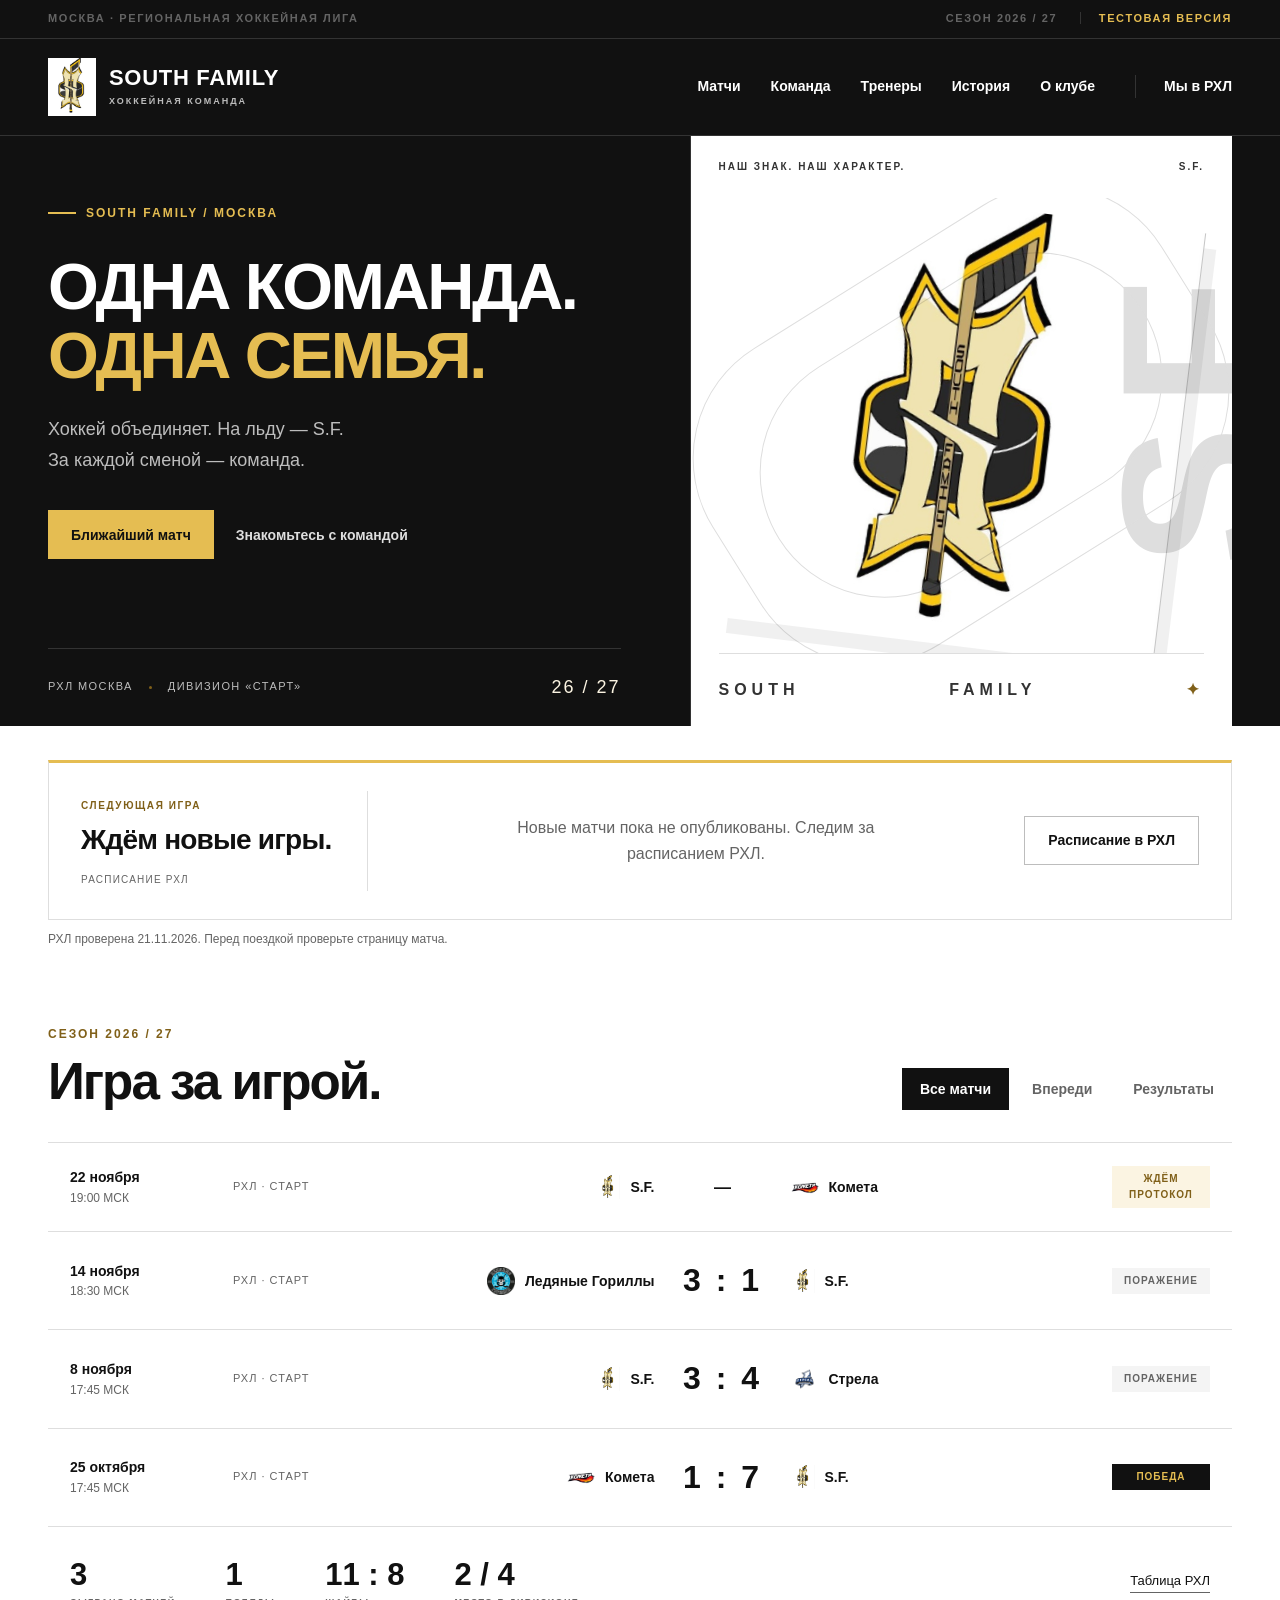
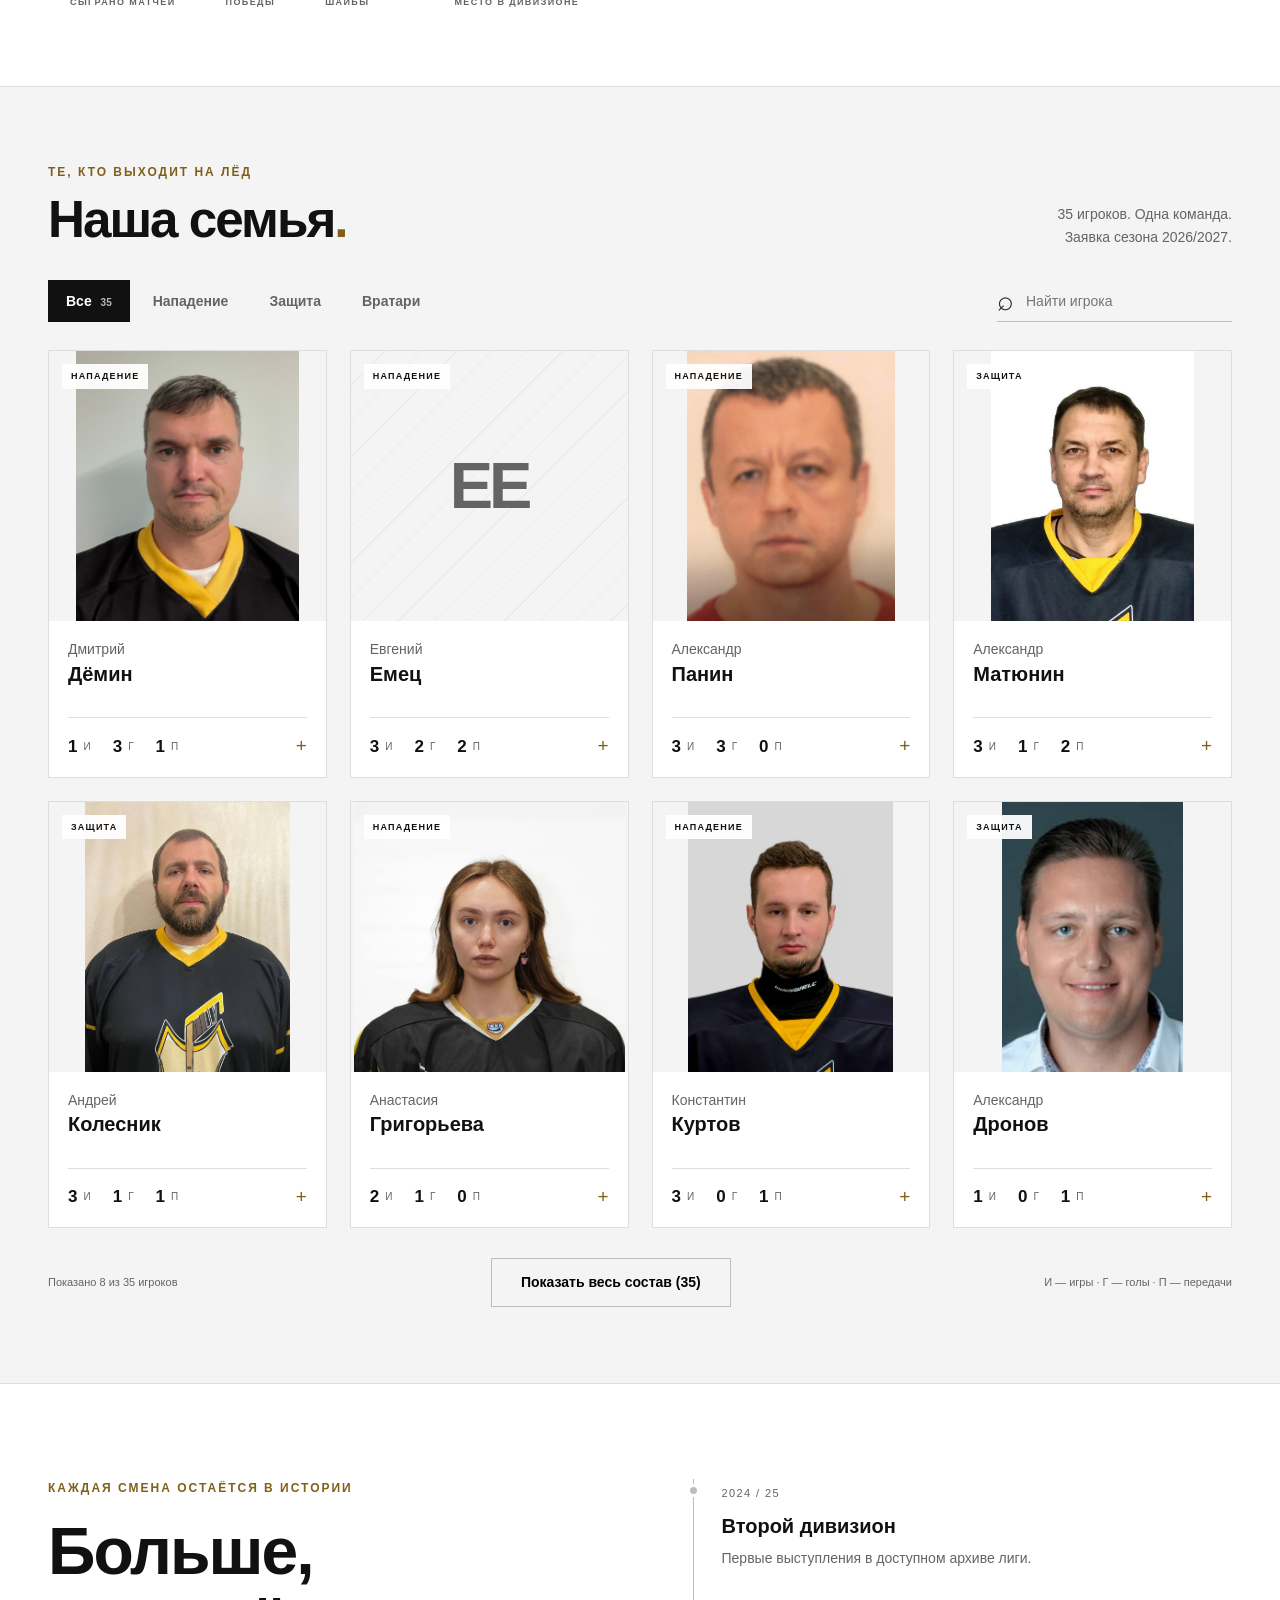
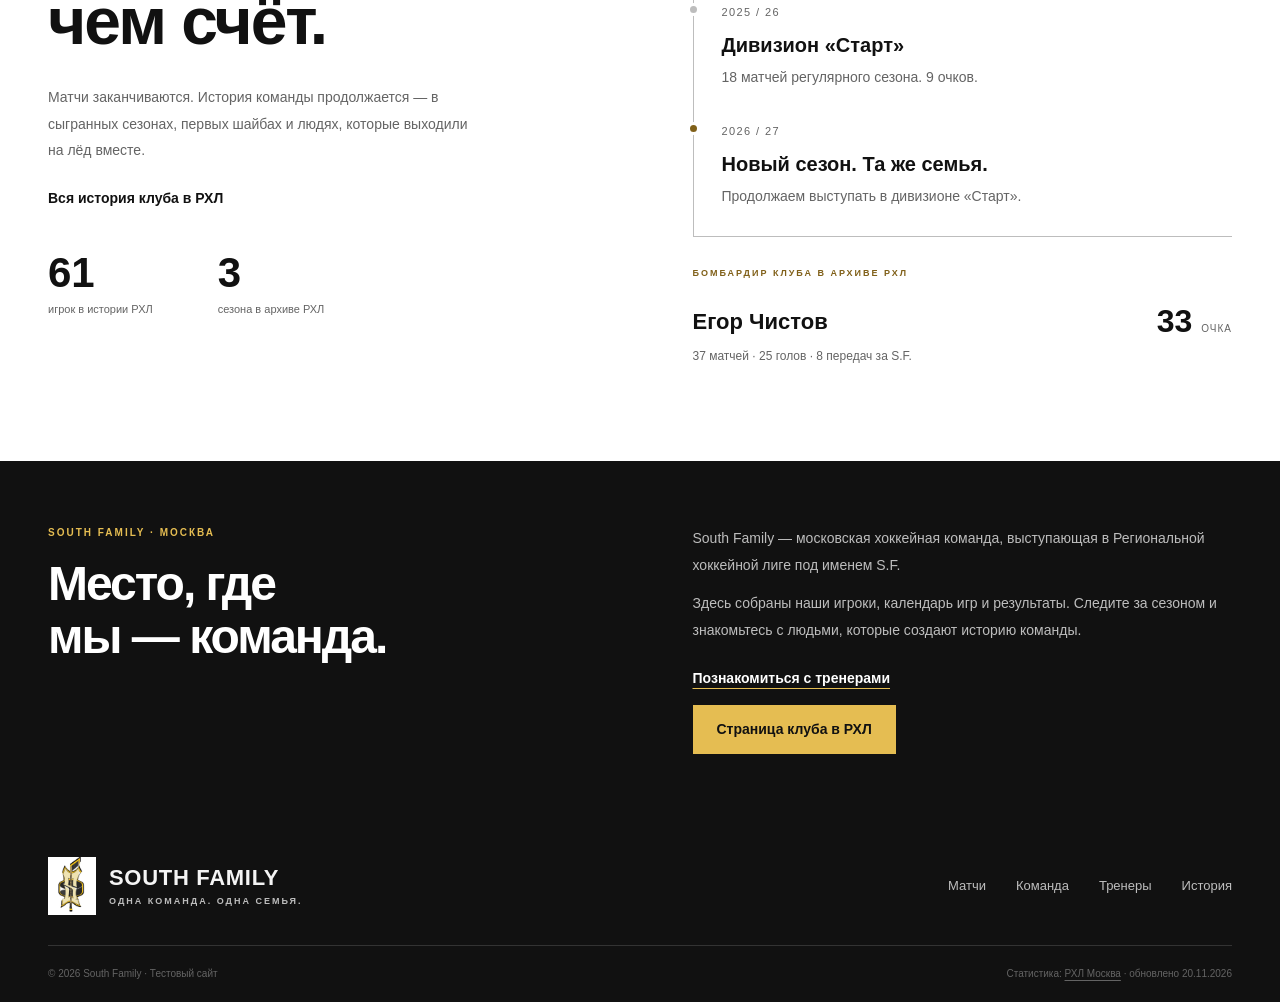
<file: index.html>
<!doctype html>
<html lang="ru">
<head>
<meta charset="utf-8"><meta name="viewport" content="width=device-width, initial-scale=1">
<meta name="theme-color" content="#161714">
<title>South Family — хоккейная команда · Москва</title>
<meta name="description" content="South Family: состав команды S.F., ближайшие матчи, результаты и история выступлений в РХЛ Москва.">
<link rel="icon" href="assets/south-family-logo.png"><link rel="stylesheet" href="style.css">
<script src="navigation.js" defer></script><script src="data.js" defer></script><script src="matches.js" defer></script><script src="app.js" defer></script>
</head>
<body>
<a class="skip" href="#main">К содержанию</a>
<div class="topline"><div class="wrap"><span>МОСКВА · РЕГИОНАЛЬНАЯ ХОККЕЙНАЯ ЛИГА</span><span>СЕЗОН 2026 / 27 <span class="test-label">ТЕСТОВАЯ ВЕРСИЯ</span></span></div></div>
<header class="header"><div class="wrap nav-row">
<a class="brand" href="#home" aria-label="South Family — главная"><span class="brand-icon"><img src="assets/south-family-logo.png" alt=""></span><span>SOUTH FAMILY<small>ХОККЕЙНАЯ КОМАНДА</small></span></a>
<button class="menu-toggle" aria-label="Открыть меню" aria-expanded="false" aria-controls="navigation"><span></span><span></span></button>
<nav id="navigation" aria-label="Основная навигация"><a href="#matches">Матчи</a><a href="#roster">Команда</a><a href="coaches.html">Тренеры</a><a href="#history">История</a><a href="#club">О клубе</a></nav>
<a class="league-link" href="https://mos.rhl.su/team/94/?season=65" target="_blank" rel="noopener noreferrer">Мы в РХЛ </a>
</div></header>
<main id="main">
<section class="hero" id="home"><div class="wrap hero-grid">
<div class="hero-copy"><div class="eyebrow"><span class="gold-line"></span> SOUTH FAMILY / МОСКВА</div><h1>ОДНА КОМАНДА.<br><span>ОДНА СЕМЬЯ.</span></h1><p>Хоккей объединяет. На льду — S.F.<br>За каждой сменой — команда.</p><div class="hero-actions"><a class="button gold" href="#matches">Ближайший матч</a><a class="text-link" href="#roster">Знакомьтесь с командой </a></div><div class="hero-bottom"><span>РХЛ МОСКВА</span><span class="divider"></span><span>ДИВИЗИОН «СТАРТ»</span><span class="hero-season">26 / 27</span></div></div>
<div class="hero-art"><div class="art-top"><span>НАШ ЗНАК. НАШ ХАРАКТЕР.</span><span>S.F.</span></div><div class="logo-stage"><span class="rink-line one"></span><span class="rink-line two"></span><img src="assets/south-family-logo.png" alt="Эмблема South Family: золотые буквы S.F., клюшка и шайба"></div><div class="art-bottom"><span>SOUTH</span><span>FAMILY</span><span class="art-star">✦</span></div></div>
</div></section>
<section class="next-section wrap" aria-labelledby="next-heading"><div class="next-card" data-next-match><div class="next-label"><span class="eyebrow">СЛЕДУЮЩАЯ ИГРА</span><h2 id="next-heading">Встречаемся<br>на льду.</h2><span class="next-round">РХЛ · СТАРТ · 4 ТУР</span></div><div class="next-match"><div class="next-team"><span class="team-mark sf"><img src="assets/south-family-logo.png" alt=""></span><strong>S.F.</strong><small>МОСКВА</small></div><div class="next-date"><span>22 НОЯБРЯ · ВС</span><strong>19:00</strong><span>МСК · ЛК «АРЕНА»</span></div><div class="next-team"><span class="team-mark comet" aria-hidden="true">✦</span><strong>Комета</strong><small>МОСКВА</small></div></div><a class="button outline" href="https://mos.rhl.su/match/2292/" target="_blank" rel="noopener noreferrer">О матче в РХЛ</a></div><p class="data-note">Расписание по данным РХЛ на 20 ноября 2026. Перед поездкой проверьте страницу матча.</p></section>
<section class="section wrap" id="matches"><div class="section-head"><div><div class="eyebrow">СЕЗОН 2026 / 27</div><h2>Игра за игрой.</h2></div><div class="tabs" role="group" aria-label="Фильтр матчей"><button data-match-filter="all" class="active" aria-pressed="true">Все матчи</button><button data-match-filter="upcoming" aria-pressed="false">Впереди</button><button data-match-filter="results" aria-pressed="false">Результаты</button></div></div><div class="match-list" id="match-list" aria-live="polite"></div><div class="season-strip" data-season-summary><div><strong>3</strong><span>МАТЧА СЫГРАНО</span></div><div><strong>1</strong><span>ПОБЕДА</span></div><div><strong>11 : 8</strong><span>ШАЙБЫ</span></div><div><strong>2 <small>/ 4</small></strong><span>МЕСТО В ДИВИЗИОНЕ</span></div><a href="https://mos.rhl.su/team/94/?season=65" target="_blank" rel="noopener noreferrer">Таблица РХЛ </a></div></section>
<section class="roster-section" id="roster"><div class="wrap"><div class="section-head"><div><div class="eyebrow">ТЕ, КТО ВЫХОДИТ НА ЛЁД</div><h2>Наша семья<span class="heading-dot">.</span></h2></div><p class="section-caption">35 игроков. Одна команда.<br>Заявка сезона 2026/2027.</p></div><div class="roster-toolbar"><div class="tabs roster-tabs" role="group" aria-label="Фильтр по амплуа"><button data-position="all" class="active" aria-pressed="true">Все <span>35</span></button><button data-position="Нападающий" aria-pressed="false">Нападение</button><button data-position="Защитник" aria-pressed="false">Защита</button><button data-position="Вратарь" aria-pressed="false">Вратари</button></div><label class="search"><span aria-hidden="true">⌕</span><input id="player-search" type="search" placeholder="Найти игрока" aria-label="Поиск игрока по имени или фамилии" autocomplete="off"></label></div><div class="players-grid" id="players-grid"></div><div class="roster-bottom"><span id="player-count" role="status"></span><button id="show-more" class="button outline">Показать весь состав</button><span>И — игры · Г — голы · П — передачи</span></div><noscript><p>Для просмотра состава и списка матчей включите JavaScript или откройте <a href="https://mos.rhl.su/team/94/?season=65">официальную страницу РХЛ</a>.</p></noscript></div></section>
<section class="section wrap history-section" id="history"><div class="history-copy"><div class="eyebrow">КАЖДАЯ СМЕНА ОСТАЁТСЯ В ИСТОРИИ</div><h2>Больше,<br>чем счёт.</h2><p>Матчи заканчиваются. История команды продолжается — в сыгранных сезонах, первых шайбах и людях, которые выходили на лёд вместе.</p><a class="text-link" href="https://mos.rhl.su/club/club-111/" target="_blank" rel="noopener noreferrer">Вся история клуба в РХЛ </a><div class="history-numbers"><div><strong>61</strong><span>игрок в истории РХЛ</span></div><div><strong>3</strong><span>сезона в архиве РХЛ</span></div></div></div><div class="history-right"><div class="timeline"><div><span>2024 / 25</span><strong>Второй дивизион</strong><p>Первые выступления в доступном архиве лиги.</p></div><div><span>2025 / 26</span><strong>Дивизион «Старт»</strong><p>18 матчей регулярного сезона. 9 очков.</p></div><div class="current"><span>2026 / 27</span><strong>Новый сезон. Та же семья.</strong><p>Продолжаем выступать в дивизионе «Старт».</p></div></div><div class="record"><span class="eyebrow">БОМБАРДИР КЛУБА В АРХИВЕ РХЛ</span><div><strong>Егор Чистов</strong><span>33 <small>ОЧКА</small></span></div><p>37 матчей · 25 голов · 8 передач за S.F.</p></div></div></section>
<section class="club-section" id="club"><div class="wrap club-grid"><div><div class="eyebrow">SOUTH FAMILY · МОСКВА</div><h2>Место, где<br>мы — команда.</h2></div><div><p>South Family — московская хоккейная команда, выступающая в Региональной хоккейной лиге под именем S.F.</p><p>Здесь собраны наши игроки, календарь игр и результаты. Следите за сезоном и знакомьтесь с людьми, которые создают историю команды.</p><a class="text-link club-coaches-link" href="coaches.html">Познакомиться с тренерами</a><br><a class="button gold" href="https://mos.rhl.su/club/club-111/" target="_blank" rel="noopener noreferrer">Страница клуба в РХЛ</a></div></div></section>
</main>
<footer><div class="wrap"><div class="footer-top"><a class="brand" href="#home"><span class="brand-icon"><img src="assets/south-family-logo.png" alt=""></span><span>SOUTH FAMILY<small>ОДНА КОМАНДА. ОДНА СЕМЬЯ.</small></span></a><nav aria-label="Навигация в подвале"><a href="#matches">Матчи</a><a href="#roster">Команда</a><a href="coaches.html">Тренеры</a><a href="#history">История</a></nav></div><div class="footer-bottom"><span>© 2026 South Family · Тестовый сайт</span><span>Статистика: <a href="https://mos.rhl.su/team/94/?season=65" target="_blank" rel="noopener noreferrer">РХЛ Москва</a> · обновлено 20.11.2026</span></div></div></footer>
<dialog id="player-dialog" aria-labelledby="dialog-name"><button id="close-dialog" class="close-dialog" aria-label="Закрыть карточку">×</button><div id="dialog-content"></div></dialog>
</body></html>
</file>
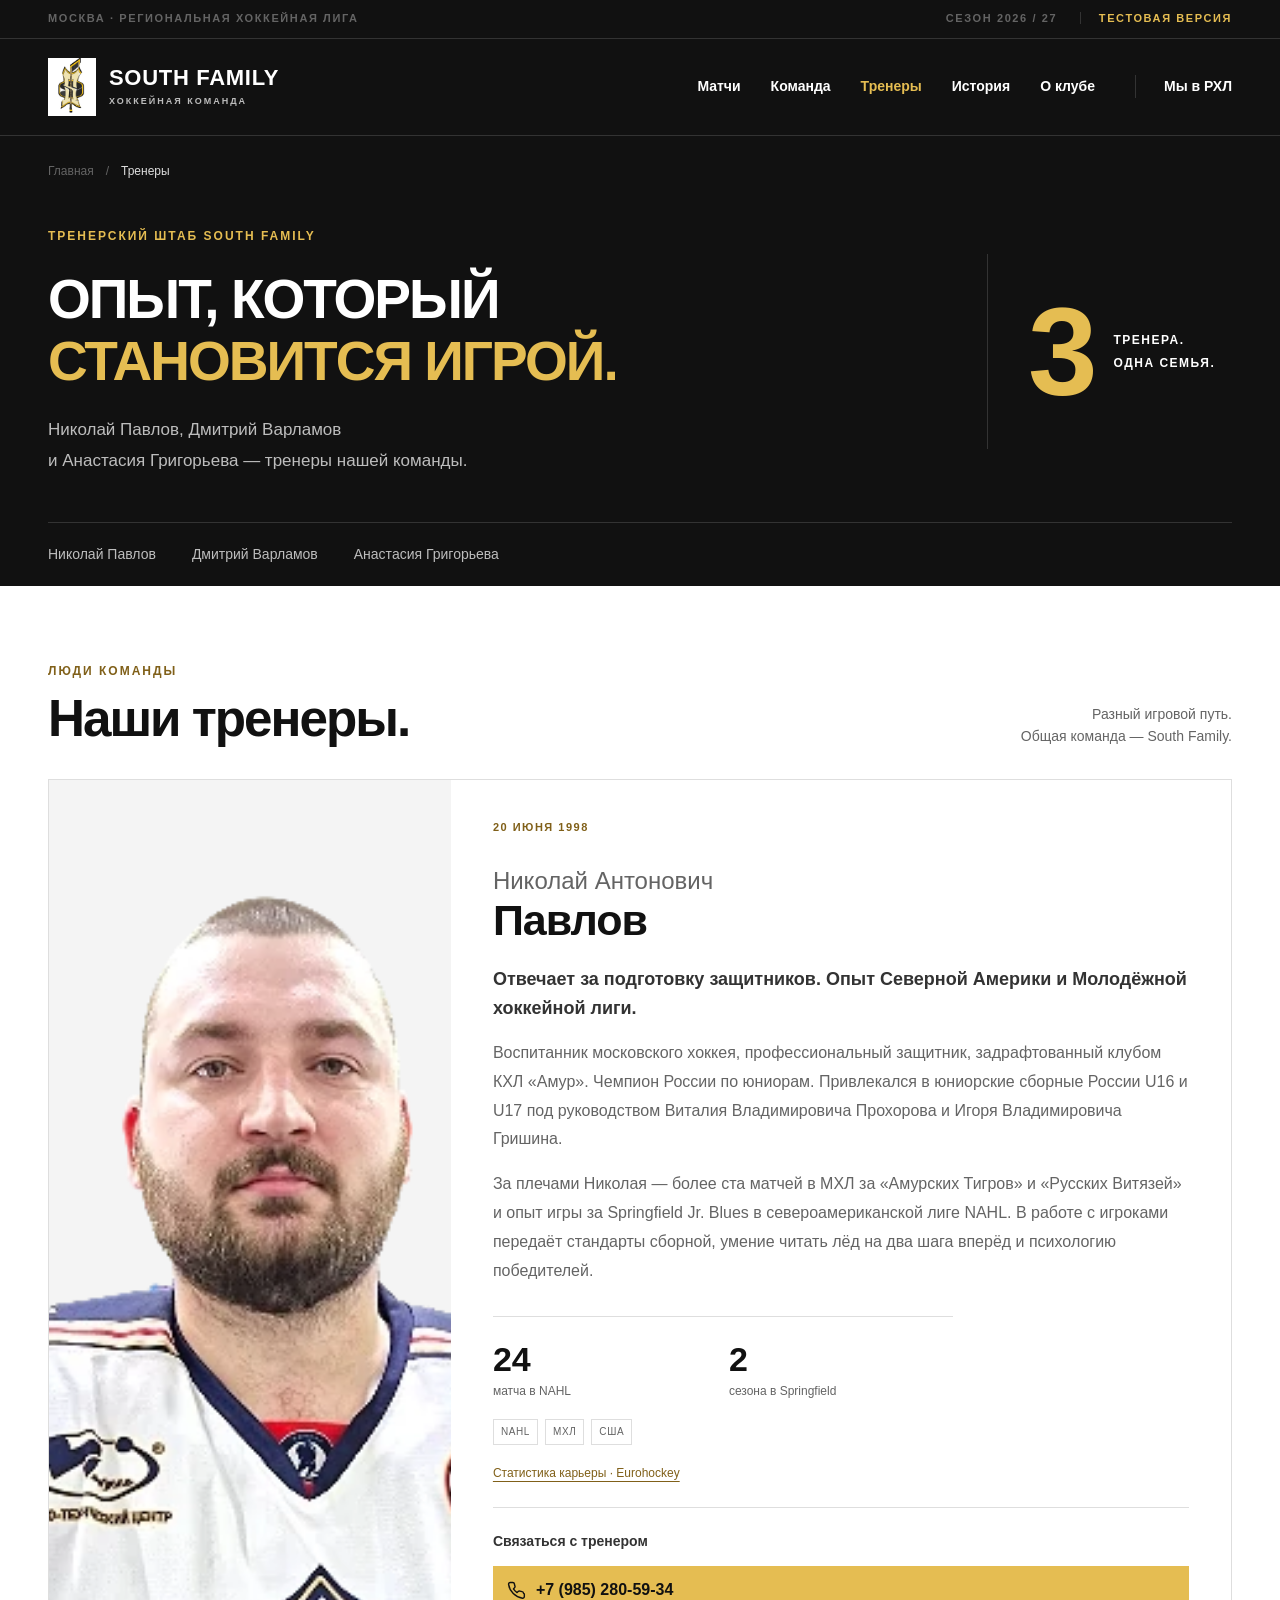
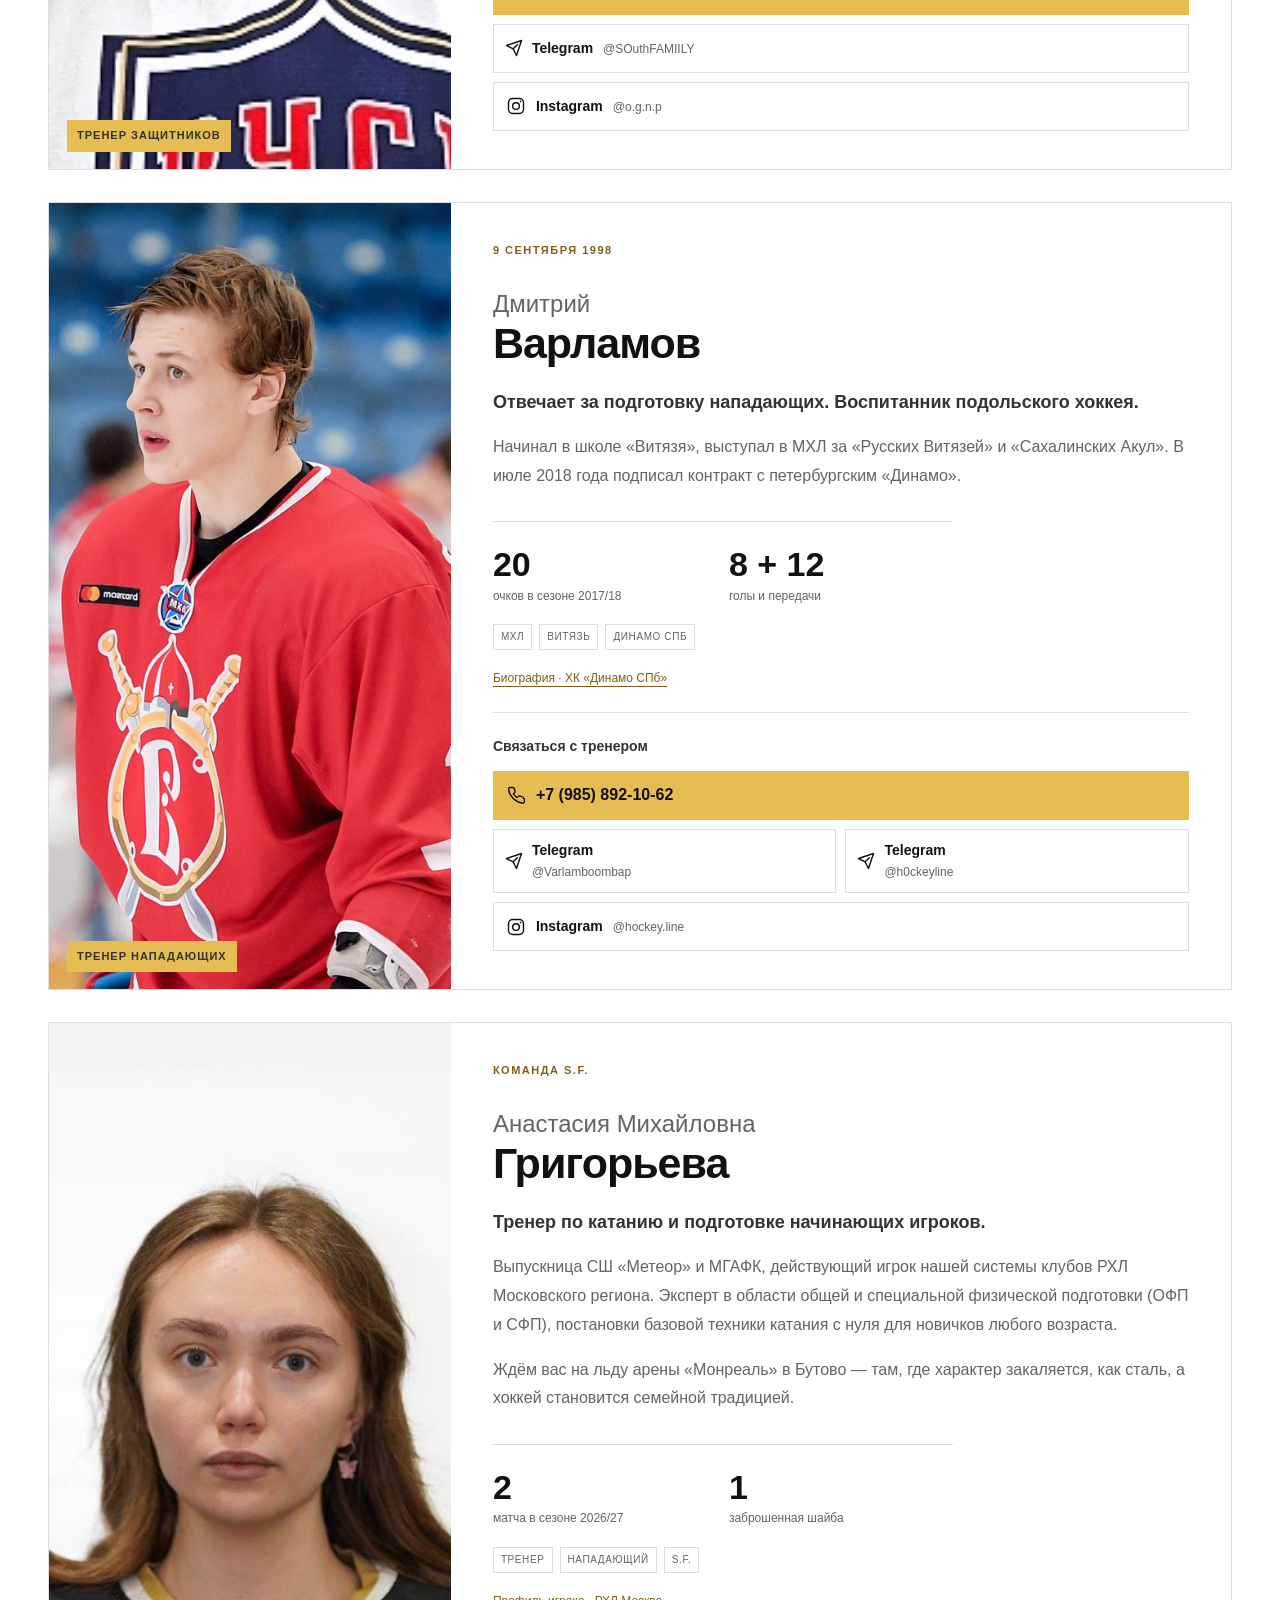
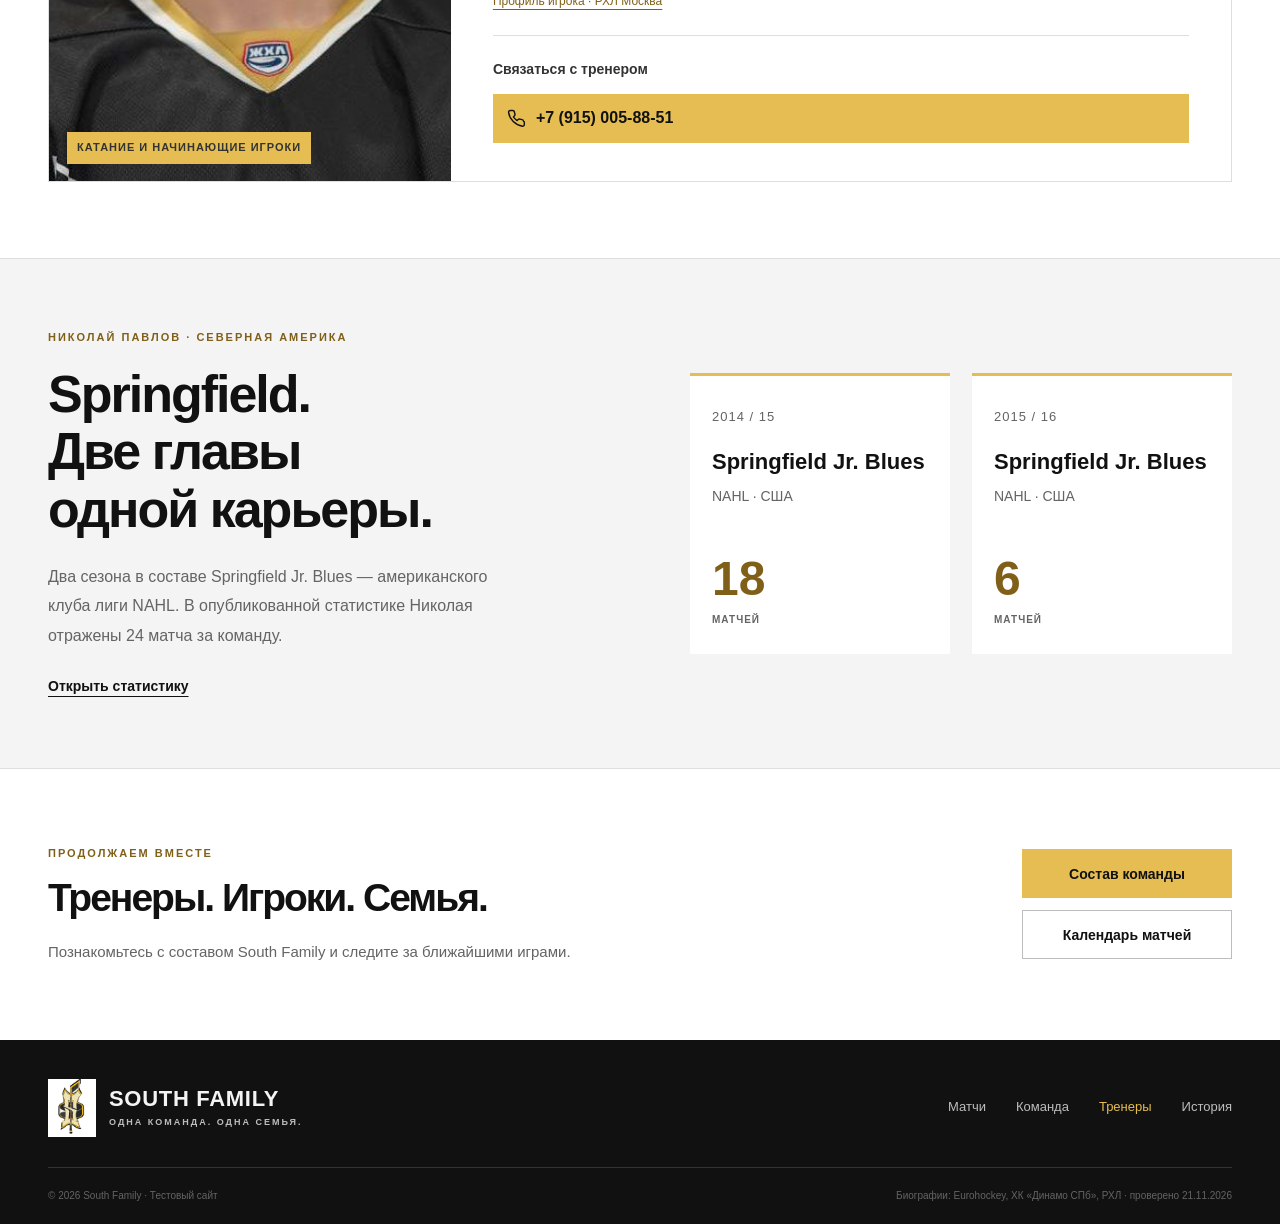
<file: coaches.html>
<!doctype html>
<html lang="ru">
<head>
<meta charset="utf-8"><meta name="viewport" content="width=device-width, initial-scale=1"><meta name="theme-color" content="#161714">
<title>Тренеры — South Family</title><meta name="description" content="Тренерский штаб South Family: Николай Павлов, Дмитрий Варламов и Анастасия Григорьева. Игровой опыт, биографии и история карьеры.">
<link rel="icon" href="assets/south-family-logo.png"><link rel="stylesheet" href="style.css"><script src="navigation.js" defer></script>
</head>
<body class="coaches-page">
<a class="skip" href="#main">К содержанию</a>
<div class="topline"><div class="wrap"><span>МОСКВА · РЕГИОНАЛЬНАЯ ХОККЕЙНАЯ ЛИГА</span><span>СЕЗОН 2026 / 27 <span class="test-label">ТЕСТОВАЯ ВЕРСИЯ</span></span></div></div>
<header class="header"><div class="wrap nav-row"><a class="brand" href="index.html" aria-label="South Family — главная"><span class="brand-icon"><img src="assets/south-family-logo.png" alt=""></span><span>SOUTH FAMILY<small>ХОККЕЙНАЯ КОМАНДА</small></span></a><button class="menu-toggle" aria-label="Открыть меню" aria-expanded="false" aria-controls="navigation"><span></span><span></span></button><nav id="navigation" aria-label="Основная навигация"><a href="index.html#matches">Матчи</a><a href="index.html#roster">Команда</a><a href="coaches.html" aria-current="page">Тренеры</a><a href="index.html#history">История</a><a href="index.html#club">О клубе</a></nav><a class="league-link" href="https://mos.rhl.su/team/94/?season=65" target="_blank" rel="noopener noreferrer">Мы в РХЛ</a></div></header>
<main id="main">
<section class="coaches-hero"><div class="wrap"><nav class="breadcrumbs" aria-label="Хлебные крошки"><a href="index.html">Главная</a><span>/</span><span aria-current="page">Тренеры</span></nav><div class="coaches-hero-grid"><div><div class="eyebrow">ТРЕНЕРСКИЙ ШТАБ SOUTH FAMILY</div><h1>ОПЫТ, КОТОРЫЙ<br><span>СТАНОВИТСЯ ИГРОЙ.</span></h1><p>Николай Павлов, Дмитрий Варламов<br>и Анастасия Григорьева — тренеры нашей команды.</p></div><div class="coaches-hero-aside"><span class="coaches-three">3</span><span>ТРЕНЕРА.<br>ОДНА СЕМЬЯ.</span><img src="assets/south-family-logo.png" alt=""></div></div><div class="coach-jump"><a href="#nikolai-pavlov">Николай Павлов</a><a href="#dmitri-varlamov">Дмитрий Варламов</a><a href="#anastasia-grigorieva">Анастасия Григорьева</a></div></div></section>
<section class="section wrap" aria-labelledby="coaches-title"><div class="section-head"><div><div class="eyebrow">ЛЮДИ КОМАНДЫ</div><h2 id="coaches-title">Наши тренеры.</h2></div><p class="section-caption">Разный игровой путь.<br>Общая команда — South Family.</p></div><div class="coach-grid">
<article class="coach-card" id="nikolai-pavlov"><div class="coach-photo"><img src="assets/players/2390.jpg" alt="Николай Павлов" loading="lazy"><span class="coach-role">ТРЕНЕР ЗАЩИТНИКОВ</span></div><div class="coach-body"><p class="coach-birth">20 ИЮНЯ 1998</p><h3><span>Николай Антонович</span>Павлов</h3><p class="coach-lead">Отвечает за подготовку защитников. Опыт Северной Америки и Молодёжной хоккейной лиги.</p><p>Воспитанник московского хоккея, профессиональный защитник, задрафтованный клубом КХЛ «Амур». Чемпион России по юниорам. Привлекался в юниорские сборные России U16 и U17 под руководством Виталия Владимировича Прохорова и Игоря Владимировича Гришина.</p><p>За плечами Николая — более ста матчей в МХЛ за «Амурских Тигров» и «Русских Витязей» и опыт игры за Springfield Jr. Blues в североамериканской лиге NAHL. В работе с игроками передаёт стандарты сборной, умение читать лёд на два шага вперёд и психологию победителей.</p><div class="coach-facts"><div><strong>24</strong><span>матча в NAHL</span></div><div><strong>2</strong><span>сезона в Springfield</span></div></div><div class="coach-tags"><span>NAHL</span><span>МХЛ</span><span>США</span></div><a class="coach-source" href="https://www.eurohockey.com/player/554795-nikolai-pavlov.html" target="_blank" rel="noopener noreferrer">Статистика карьеры · Eurohockey</a><section class="coach-contacts" aria-labelledby="pavlov-contacts-title">
<h4 id="pavlov-contacts-title">Связаться с тренером</h4>
<a class="contact-button contact-phone" href="tel:+79852805934" aria-label="Позвонить Николаю Павлову: +7 985 280-59-34"><svg viewBox="0 0 24 24" fill="none" stroke="currentColor" stroke-width="1.7" stroke-linecap="round" stroke-linejoin="round" aria-hidden="true"><path d="M22 16.9v3a2 2 0 0 1-2.2 2A19.8 19.8 0 0 1 3.1 5.2 2 2 0 0 1 5.1 3h3a2 2 0 0 1 2 1.7c.1.9.3 1.8.6 2.6a2 2 0 0 1-.5 2.1L8.9 10.7a16 16 0 0 0 4.4 4.4l1.3-1.3a2 2 0 0 1 2.1-.5c.8.3 1.7.5 2.6.6a2 2 0 0 1 1.7 2Z"/></svg><span>+7 (985) 280-59-34</span></a>
<div class="contact-messengers contact-single">
<a class="contact-button" href="https://t.me/SOuthFAMIILY" target="_blank" rel="noopener noreferrer" aria-label="Николай Павлов в Telegram: SOuthFAMIILY"><svg viewBox="0 0 24 24" fill="none" stroke="currentColor" stroke-width="1.7" stroke-linecap="round" stroke-linejoin="round" aria-hidden="true"><path d="m21 3-6 18-4-8-8-4 18-6Z"/><path d="m11 13 5-5"/></svg><span>Telegram<small>@SOuthFAMIILY</small></span></a>

</div>
<a class="contact-button contact-instagram" href="https://www.instagram.com/o.g.n.p/" target="_blank" rel="noopener noreferrer" aria-label="Николай Павлов в Instagram: o.g.n.p"><svg viewBox="0 0 24 24" fill="none" stroke="currentColor" stroke-width="1.7" aria-hidden="true"><rect x="3" y="3" width="18" height="18" rx="5"/><circle cx="12" cy="12" r="4"/><circle cx="17.5" cy="6.5" r="1" fill="currentColor" stroke="none"/></svg><span>Instagram <small>@o.g.n.p</small></span></a>
</section></div></article>
<article class="coach-card" id="dmitri-varlamov"><div class="coach-photo varlamov-photo"><img src="assets/coaches/dmitri-varlamov.jpg" alt="Дмитрий Варламов — фотография из публикации ХК «Динамо Санкт-Петербург», 2018 год" loading="lazy"><span class="coach-role">ТРЕНЕР НАПАДАЮЩИХ</span></div><div class="coach-body"><p class="coach-birth">9 СЕНТЯБРЯ 1998</p><h3><span>Дмитрий</span>Варламов</h3><p class="coach-lead">Отвечает за подготовку нападающих. Воспитанник подольского хоккея.</p><p>Начинал в школе «Витязя», выступал в МХЛ за «Русских Витязей» и «Сахалинских Акул». В июле 2018 года подписал контракт с петербургским «Динамо».</p><div class="coach-facts"><div><strong>20</strong><span>очков в сезоне 2017/18</span></div><div><strong>8 + 12</strong><span>голы и передачи</span></div></div><div class="coach-tags"><span>МХЛ</span><span>ВИТЯЗЬ</span><span>ДИНАМО СПБ</span></div><a class="coach-source" href="https://dynamospb.ru/news/forvard-dmitriy-varlamov-popolnil-sostav-komandy/" target="_blank" rel="noopener noreferrer">Биография · ХК «Динамо СПб»</a><section class="coach-contacts" aria-labelledby="varlamov-contacts-title">
<h4 id="varlamov-contacts-title">Связаться с тренером</h4>
<a class="contact-button contact-phone" href="tel:+79858921062" aria-label="Позвонить Дмитрию Варламову: +7 985 892-10-62"><svg viewBox="0 0 24 24" fill="none" stroke="currentColor" stroke-width="1.7" stroke-linecap="round" stroke-linejoin="round" aria-hidden="true"><path d="M22 16.9v3a2 2 0 0 1-2.2 2A19.8 19.8 0 0 1 3.1 5.2 2 2 0 0 1 5.1 3h3a2 2 0 0 1 2 1.7c.1.9.3 1.8.6 2.6a2 2 0 0 1-.5 2.1L8.9 10.7a16 16 0 0 0 4.4 4.4l1.3-1.3a2 2 0 0 1 2.1-.5c.8.3 1.7.5 2.6.6a2 2 0 0 1 1.7 2Z"/></svg><span>+7 (985) 892-10-62</span></a>
<div class="contact-messengers">
<a class="contact-button" href="https://t.me/Varlamboombap" target="_blank" rel="noopener noreferrer" aria-label="Дмитрий Варламов в Telegram: Varlamboombap"><svg viewBox="0 0 24 24" fill="none" stroke="currentColor" stroke-width="1.7" stroke-linecap="round" stroke-linejoin="round" aria-hidden="true"><path d="m21 3-6 18-4-8-8-4 18-6Z"/><path d="m11 13 5-5"/></svg><span>Telegram<small>@Varlamboombap</small></span></a>
<a class="contact-button" href="https://t.me/h0ckeyline" target="_blank" rel="noopener noreferrer" aria-label="Hockeyline в Telegram: h0ckeyline"><svg viewBox="0 0 24 24" fill="none" stroke="currentColor" stroke-width="1.7" stroke-linecap="round" stroke-linejoin="round" aria-hidden="true"><path d="m21 3-6 18-4-8-8-4 18-6Z"/><path d="m11 13 5-5"/></svg><span>Telegram<small>@h0ckeyline</small></span></a>
</div>
<a class="contact-button contact-instagram" href="https://www.instagram.com/hockey.line/" target="_blank" rel="noopener noreferrer" aria-label="Hockeyline в Instagram: hockey.line"><svg viewBox="0 0 24 24" fill="none" stroke="currentColor" stroke-width="1.7" aria-hidden="true"><rect x="3" y="3" width="18" height="18" rx="5"/><circle cx="12" cy="12" r="4"/><circle cx="17.5" cy="6.5" r="1" fill="currentColor" stroke="none"/></svg><span>Instagram <small>@hockey.line</small></span></a>
</section></div></article>
<article class="coach-card" id="anastasia-grigorieva"><div class="coach-photo"><img src="assets/players/2387.jpg" alt="Анастасия Григорьева" loading="lazy"><span class="coach-role">КАТАНИЕ И НАЧИНАЮЩИЕ ИГРОКИ</span></div><div class="coach-body"><p class="coach-birth">КОМАНДА S.F.</p><h3><span>Анастасия Михайловна</span>Григорьева</h3><p class="coach-lead">Тренер по катанию и подготовке начинающих игроков.</p><p>Выпускница СШ «Метеор» и МГАФК, действующий игрок нашей системы клубов РХЛ Московского региона. Эксперт в области общей и специальной физической подготовки (ОФП и СФП), постановки базовой техники катания с нуля для новичков любого возраста.</p><p>Ждём вас на льду арены «Монреаль» в Бутово — там, где характер закаляется, как сталь, а хоккей становится семейной традицией.</p><div class="coach-facts"><div><strong>2</strong><span>матча в сезоне 2026/27</span></div><div><strong>1</strong><span>заброшенная шайба</span></div></div><div class="coach-tags"><span>ТРЕНЕР</span><span>НАПАДАЮЩИЙ</span><span>S.F.</span></div><a class="coach-source" href="https://mos.rhl.su/player/2387/" target="_blank" rel="noopener noreferrer">Профиль игрока · РХЛ Москва</a><section class="coach-contacts" aria-labelledby="grigorieva-contacts-title"><h4 id="grigorieva-contacts-title">Связаться с тренером</h4><a class="contact-button contact-phone" href="tel:+79150058851" aria-label="Позвонить Анастасии Григорьевой: +7 915 005-88-51"><svg viewBox="0 0 24 24" fill="none" stroke="currentColor" stroke-width="1.7" stroke-linecap="round" stroke-linejoin="round" aria-hidden="true"><path d="M22 16.9v3a2 2 0 0 1-2.2 2A19.8 19.8 0 0 1 3.1 5.2 2 2 0 0 1 5.1 3h3a2 2 0 0 1 2 1.7c.1.9.3 1.8.6 2.6a2 2 0 0 1-.5 2.1L8.9 10.7a16 16 0 0 0 4.4 4.4l1.3-1.3a2 2 0 0 1 2.1-.5c.8.3 1.7.5 2.6.6a2 2 0 0 1 1.7 2Z"/></svg><span>+7 (915) 005-88-51</span></a></section></div></article>
</div></section>
<section class="career-section"><div class="wrap career-grid"><div><div class="eyebrow">НИКОЛАЙ ПАВЛОВ · СЕВЕРНАЯ АМЕРИКА</div><h2>Springfield.<br>Две главы<br>одной карьеры.</h2><p>Два сезона в составе Springfield Jr. Blues — американского клуба лиги NAHL. В опубликованной статистике Николая отражены 24 матча за команду.</p><a class="text-link" href="https://www.eurohockey.com/player/554795-nikolai-pavlov.html" target="_blank" rel="noopener noreferrer">Открыть статистику</a></div><div class="career-seasons"><div><span>2014 / 15</span><h3>Springfield Jr. Blues</h3><p>NAHL · США</p><strong>18 <small>МАТЧЕЙ</small></strong></div><div><span>2015 / 16</span><h3>Springfield Jr. Blues</h3><p>NAHL · США</p><strong>6 <small>МАТЧЕЙ</small></strong></div></div></div></section>
<section class="section wrap coaches-bottom"><div><div class="eyebrow">ПРОДОЛЖАЕМ ВМЕСТЕ</div><h2>Тренеры. Игроки. Семья.</h2><p>Познакомьтесь с составом South Family и следите за ближайшими играми.</p></div><div class="coaches-actions"><a class="button gold" href="index.html#roster">Состав команды</a><a class="button outline" href="index.html#matches">Календарь матчей</a></div></section>
</main>
<footer><div class="wrap"><div class="footer-top"><a class="brand" href="index.html"><span class="brand-icon"><img src="assets/south-family-logo.png" alt=""></span><span>SOUTH FAMILY<small>ОДНА КОМАНДА. ОДНА СЕМЬЯ.</small></span></a><nav aria-label="Навигация в подвале"><a href="index.html#matches">Матчи</a><a href="index.html#roster">Команда</a><a href="coaches.html" aria-current="page">Тренеры</a><a href="index.html#history">История</a></nav></div><div class="footer-bottom"><span>© 2026 South Family · Тестовый сайт</span><span>Биографии: Eurohockey, ХК «Динамо СПб», РХЛ · проверено 21.11.2026</span></div></div></footer>
</body></html>
</file>
<file: style.css>
/* Club palette: neutral black and white, with restrained gold accents. */
:root{
 --ink:#111111;
 --charcoal:#333333;
 --text:#292929;
 --muted:#646464;
 --on-dark:#bdbdbd;
 --white:#ffffff;
 --surface:#f4f4f4;
 --line:#dedede;
 --gold:#e5bd52;
 --gold-hover:#f0cd75;
 --gold-ink:#806019;
 --gold-soft:#fbf4e2;
}
@font-face{font-family:SFDisplay;src:local('Bahnschrift Condensed'),local('Bahnschrift');font-display:swap}*{box-sizing:border-box}html{scroll-behavior:smooth;scroll-padding-top:100px}body{margin:0;background:var(--white);color:var(--ink);font-family:'Segoe UI',Arial,sans-serif;font-size:16px;line-height:1.6}a{color:inherit;text-decoration:none}button,input{font:inherit}button,a,input{-webkit-tap-highlight-color:transparent}button{cursor:pointer}button:focus-visible,a:focus-visible,input:focus-visible{outline:3px solid var(--gold-ink);outline-offset:5px}img{max-width:100%;display:block}button{border:0}h1,h2,h3,p{margin:0}h1,h2,.brand,.next-team strong,.season-strip strong,.history-numbers strong{font-family:SFDisplay,'Arial Narrow','Segoe UI',sans-serif}h2{font-size:clamp(36px,4vw,56px);line-height:1.1;font-weight:750;letter-spacing:-2px}.wrap{width:min(1280px,calc(100% - 96px));margin-inline:auto}.topline{background:var(--ink);color:var(--muted);font-size:11px;font-weight:650;letter-spacing:1.6px;border-bottom:1px solid var(--charcoal)}.topline .wrap{display:flex;justify-content:space-between;padding-block:10px}.test-label{color:var(--gold);border-left:1px solid var(--charcoal);margin-left:18px;padding-left:18px}.header{background:var(--ink);color:var(--white);position:sticky;top:0;z-index:20;border-bottom:1px solid var(--charcoal)}.nav-row{display:flex;align-items:center;height:96px;gap:40px}.brand{display:flex;align-items:center;gap:13px;font-size:22px;font-weight:800;letter-spacing:.7px;line-height:1.1;white-space:nowrap}.brand small{display:block;font-family:'Segoe UI',sans-serif;font-size:9px;font-weight:600;letter-spacing:2px;color:var(--on-dark);margin-top:7px}.brand-icon{height:58px;width:48px;overflow:hidden;background:var(--white)}.brand-icon img{width:58px;height:58px;object-fit:cover;max-width:none;transform:translateX(-5px);mix-blend-mode:multiply}.nav-row nav{margin-left:auto;display:flex;gap:30px;font-size:14px;font-weight:600}.nav-row nav a:hover,footer a:hover{color:var(--gold)}.league-link{border-left:1px solid var(--charcoal);padding-left:28px;font-size:14px;font-weight:600}.league-link span{margin-left:15px;color:var(--gold)}.menu-toggle{display:none}.hero{background:var(--ink);color:var(--white);overflow:hidden}.hero-grid{display:grid;grid-template-columns:1.12fr 1fr;min-height:590px}.hero-copy{padding:68px 25px 0 0;display:flex;flex-direction:column}.eyebrow{font-size:12px;font-weight:750;letter-spacing:2px;line-height:1.6}.hero .eyebrow{color:var(--gold);display:flex;align-items:center;gap:10px}.gold-line{width:28px;height:2px;background:var(--gold)}h1{font-size:clamp(40px,5.1vw,74px);font-weight:850;line-height:1.06;letter-spacing:-2.4px;margin:29px 0 24px}h1 span{color:var(--gold)}.hero-copy p{color:var(--on-dark);font-size:18px;line-height:1.7}.hero-actions{display:flex;gap:28px;align-items:center;margin-top:35px}.button{display:inline-flex;align-items:center;justify-content:center;min-height:49px;padding:12px 23px;font-size:14px;font-weight:750;transition:background .2s,transform .2s;white-space:nowrap}.button:hover{transform:translateY(-2px)}.gold{background:var(--gold);color:var(--ink)}.gold:hover{background:var(--gold-hover)}.text-link{font-size:14px;font-weight:650}.text-link span{margin-left:12px;color:var(--gold-ink)}.hero .text-link{color:var(--line)}.hero-bottom{display:flex;align-items:center;gap:16px;margin-top:auto;height:78px;font-size:11px;letter-spacing:1.4px;color:var(--on-dark);border-top:1px solid var(--charcoal);margin-right:28px}.divider{width:3px;height:3px;background:var(--gold-ink);border-radius:50%}.hero-season{font-size:18px;letter-spacing:2px;margin-left:auto;color:var(--gold-soft)}.hero-art{background:var(--white);color:var(--charcoal);position:relative;display:flex;flex-direction:column;margin-left:16px;border-left:1px solid var(--charcoal)}.art-top,.art-bottom{display:flex;justify-content:space-between;align-items:center;padding:23px 28px;font-size:10px;letter-spacing:2px;font-weight:700;z-index:1}.logo-stage{position:relative;flex:1;display:grid;place-items:center;overflow:hidden}.logo-stage:before{content:'S.F.';position:absolute;font-size:210px;font-weight:900;letter-spacing:-20px;color:var(--line);transform:rotate(-90deg);white-space:nowrap;right:-105px}.logo-stage img{height:440px;width:440px;object-fit:contain;mix-blend-mode:multiply;z-index:1;transform:rotate(7deg);filter:drop-shadow(12px 15px 0 rgb(0 0 0 / 6%))}.rink-line{position:absolute;width:430px;height:250px;border:1px solid var(--line);border-radius:130px;transform:rotate(-32deg)}.rink-line.two{width:530px;height:350px}.art-bottom{font-size:16px;letter-spacing:5px;border-top:1px solid var(--line);margin:0 28px;padding-inline:0}.art-star{color:var(--gold-ink)}.next-section{padding-top:34px}.next-card{display:flex;align-items:center;gap:28px;background:var(--white);border:1px solid var(--line);padding:28px 32px}.next-label{border-right:1px solid var(--line);padding-right:35px;min-width:195px}.next-label .eyebrow{font-size:10px;color:var(--gold-ink);letter-spacing:1.6px}.next-label h2{font-size:28px;letter-spacing:-.8px;margin:9px 0}.next-round{font-size:10px;letter-spacing:1.2px;color:var(--muted)}.next-match{display:flex;align-items:center;justify-content:center;gap:36px;flex:1}.next-team{display:flex;flex-direction:column;align-items:center;min-width:90px}.team-mark{width:60px;height:60px;display:grid;place-items:center}.team-mark.sf img{width:60px;height:60px;object-fit:contain}.comet{font-size:57px;line-height:1;transform:rotate(-20deg);color:var(--muted)}.next-team strong{font-size:21px;margin-top:3px}.next-team small{font-size:9px;letter-spacing:1.8px;color:var(--muted)}.next-date{display:flex;align-items:center;flex-direction:column;text-align:center;white-space:nowrap}.next-date span{font-size:10px;letter-spacing:1px;font-weight:650}.next-date strong{font-size:43px;line-height:1.5;letter-spacing:-2px}.next-date span:last-child{color:var(--muted);font-size:10px}.outline{border:1px solid var(--on-dark);background:transparent}.outline:hover{background:var(--surface)}.data-note{font-size:11px;color:var(--muted);margin-top:10px}.section{padding-block:76px}.section-head{display:flex;justify-content:space-between;align-items:flex-end;gap:24px;margin-bottom:32px}.section-head .eyebrow{color:var(--gold-ink);margin-bottom:10px}.tabs{display:flex;gap:5px;flex-wrap:wrap}.tabs button{background:transparent;padding:9px 17px;color:var(--muted);font-size:13px;font-weight:650;border:1px solid transparent}.tabs button.active{background:var(--charcoal);color:var(--white)}.tabs button:hover:not(.active){background:var(--surface)}.match-list{border-top:1px solid var(--line)}.match-row{display:grid;grid-template-columns:145px 100px minmax(120px,1fr) 100px minmax(120px,1fr) 98px;align-items:center;gap:18px;padding:23px 22px;border-bottom:1px solid var(--line);transition:background .2s}.match-row:hover{background:var(--surface)}.match-date{font-size:14px;font-weight:750}.match-date small{display:block;font-size:11px;font-weight:400;color:var(--muted)}.match-kind{font-size:11px;color:var(--muted);letter-spacing:1px}.team-name{font-weight:650;font-size:16px;display:flex;align-items:center;gap:10px}.team-name.home{justify-content:flex-end;text-align:right}.mini-sf{width:24px;height:29px;object-fit:contain;mix-blend-mode:multiply}.match-score{text-align:center;font-size:26px;font-weight:800;letter-spacing:3px}.match-score.pending{font-size:17px;letter-spacing:0}.result-tag{font-size:10px;font-weight:750;padding:5px 9px;background:var(--surface);color:var(--muted);text-align:center;letter-spacing:1px}.result-tag.win{background:var(--ink);color:var(--gold)}.result-tag.upcoming{background:var(--gold-soft);color:var(--gold-ink)}.season-strip{display:flex;align-items:center;gap:50px;padding:28px 22px 0}.season-strip>div{display:flex;flex-direction:column}.season-strip strong{font-size:31px;line-height:1.3}.season-strip strong small{font-size:17px;color:var(--muted)}.season-strip span{font-size:9px;font-weight:650;letter-spacing:1.4px;color:var(--muted)}.season-strip>a{margin-left:auto;font-size:13px;border-bottom:1px solid var(--muted)}.roster-section{padding:76px 0;background:var(--surface);border-top:1px solid var(--line);border-bottom:1px solid var(--line)}.heading-dot{color:var(--gold-ink)}.section-caption{font-size:14px;color:var(--muted);text-align:right}.roster-toolbar{display:flex;align-items:center;justify-content:space-between;gap:20px;margin-bottom:28px}.roster-tabs span{font-size:10px;margin-left:5px;opacity:.7}.search{display:flex;align-items:center;gap:10px;border-bottom:1px solid var(--on-dark);padding:6px 0;min-width:235px}.search>span{font-size:28px;line-height:1;color:var(--text)}.search input{border:0;background:transparent;width:100%;font-size:13px;outline-offset:2px}.players-grid{display:grid;grid-template-columns:repeat(4,1fr);gap:23px}.player-card{padding:0;text-align:left;background:var(--white);position:relative;border:1px solid var(--line);transition:transform .2s,box-shadow .2s;overflow:hidden;color:var(--ink)}.player-card:hover{transform:translateY(-5px);box-shadow:0 12px 20px rgb(0 0 0 / 7%)}.player-photo{height:250px;position:relative;overflow:hidden;background:radial-gradient(ellipse at 50% 30%,var(--white),var(--surface))}.player-photo img{height:100%;width:100%;object-fit:cover;object-position:center 22%;filter:saturate(.55);transition:transform .4s}.player-card:hover .player-photo img{transform:scale(1.05)}.player-photo:after{content:'';position:absolute;inset:0;background:linear-gradient(0deg,rgb(0 0 0 / 22%),transparent 50%);pointer-events:none}.position-tag{position:absolute;top:13px;left:13px;background:rgb(255 255 255 / 94%);font-size:9px;font-weight:750;letter-spacing:1.2px;padding:5px 9px;z-index:1}.initials{height:100%;display:grid;place-items:center;font-size:65px;font-weight:800;letter-spacing:-4px;color:var(--muted);background:repeating-linear-gradient(135deg,transparent,transparent 24px,rgb(0 0 0 / 4%) 24px,rgb(0 0 0 / 4%) 25px)}.player-info{padding:19px 19px 15px}.player-info h3{font-size:17px;line-height:1.4;min-height:48px;font-weight:750}.player-info h3 span{display:block;font-weight:400;color:var(--muted);font-size:13px}.player-stats{display:flex;gap:22px;margin-top:17px;padding-top:13px;border-top:1px solid var(--line)}.player-stats>span{display:flex;align-items:center;gap:6px;font-size:10px;color:var(--muted)}.player-stats b{font-size:17px;color:var(--charcoal)}.card-open{margin-left:auto!important;color:var(--gold-ink)!important;font-size:19px!important}.roster-bottom{display:flex;align-items:center;justify-content:space-between;gap:15px;margin-top:30px;font-size:11px;color:var(--muted)}.roster-bottom .button{padding:10px 29px}.empty-state{grid-column:1/-1;padding:50px;text-align:center;color:var(--text)}.history-section{display:grid;grid-template-columns:1fr 1fr;gap:105px;padding-block:95px}.history-copy .eyebrow{color:var(--gold-ink)}.history-copy h2{font-size:66px;margin:19px 0 28px;line-height:1.05}.history-copy>p{color:var(--muted);line-height:1.9;max-width:420px;font-size:15px}.history-copy>.text-link{display:inline-block;margin-top:23px}.history-numbers{display:flex;gap:65px;margin-top:36px}.history-numbers>div{display:flex;flex-direction:column}.history-numbers strong{font-size:42px;line-height:1.3}.history-numbers span{font-size:11px;color:var(--muted)}.timeline{border-left:1px solid var(--on-dark);padding-left:28px}.timeline>div{position:relative;padding-bottom:29px}.timeline>div:before{content:'';position:absolute;width:7px;height:7px;border:3px solid var(--white);background:var(--on-dark);left:-35px;top:5px;box-sizing:content-box;border-radius:50%}.timeline>div.current:before{background:var(--gold-ink)}.timeline span{font-size:11px;color:var(--muted);letter-spacing:1.4px}.timeline strong{display:block;font-size:20px;margin:5px 0}.timeline p{font-size:13px;color:var(--muted)}.record{border-top:1px solid var(--on-dark);margin-top:0;padding-top:21px}.record .eyebrow{font-size:9px;color:var(--gold-ink)}.record>div{display:flex;align-items:center;justify-content:space-between;gap:20px;margin-top:12px}.record>div>strong{font-size:22px}.record>div>span{font-size:32px;font-weight:800}.record small{font-size:10px;letter-spacing:1px;font-weight:500;color:var(--muted)}.record p{font-size:12px;color:var(--muted)}.club-section{background:var(--gold);padding:64px 0}.club-grid{display:grid;grid-template-columns:1fr 1fr;gap:105px}.club-grid .eyebrow{font-size:10px;color:var(--gold)}.club-grid h2{margin-top:17px;font-size:48px}.club-grid p{font-size:15px;line-height:1.9;margin-bottom:12px;color:var(--on-dark)}.club-grid .button{border:1px solid var(--gold);margin-top:14px}footer{background:var(--ink);color:var(--surface);padding:39px 0 20px}.footer-top{display:flex;align-items:center;justify-content:space-between;padding-bottom:30px}.footer-top nav{display:flex;gap:30px;font-size:13px;color:var(--on-dark)}.footer-bottom{border-top:1px solid var(--charcoal);padding-top:20px;display:flex;justify-content:space-between;font-size:10px;color:var(--muted)}.footer-bottom a{text-decoration:underline;text-underline-offset:3px}dialog{padding:0;max-width:650px;width:calc(100% - 36px);max-height:90dvh;overflow:auto;border:1px solid var(--on-dark);background:var(--white);color:var(--charcoal);box-shadow:0 30px 100px #0005}dialog::backdrop{background:rgb(0 0 0 / 85%);backdrop-filter:blur(6px)}.close-dialog{position:absolute;right:13px;top:13px;width:40px;height:40px;z-index:2;background:var(--white);font-size:29px;border-radius:50%;box-shadow:0 0 12px #0001}.dialog-photo{height:300px;background:var(--surface)}.dialog-photo img{height:100%;width:100%;object-fit:contain}.dialog-body{padding:30px}.dialog-body h2{font-size:34px;letter-spacing:-1px;margin:9px 0 20px}.dialog-body .eyebrow{font-size:11px;color:var(--gold-ink)}.dialog-stats{display:grid;grid-template-columns:repeat(4,1fr);gap:10px;margin-bottom:24px}.dialog-stats span{display:flex;flex-direction:column;font-size:12px;color:var(--muted)}.dialog-stats strong{font-size:28px;color:var(--charcoal)}.dialog-note{font-size:12px;color:var(--muted);margin-top:18px}.skip{position:fixed;left:20px;top:-80px;background:var(--gold);padding:12px;z-index:50}.skip:focus{top:10px}[hidden]{display:none!important}
@media(min-width:1500px){.hero-copy{padding-top:80px}h1{font-size:76px}.hero-grid{min-height:620px}.logo-stage img{height:470px;width:470px}}
@media(max-width:1100px){.wrap{width:calc(100% - 56px)}.nav-row{gap:25px}.nav-row nav{gap:22px}.hero-grid{min-height:550px}.hero-copy{padding-top:55px}h1{font-size:53px}.hero-actions{gap:20px;flex-wrap:wrap}.logo-stage img{width:360px;height:390px}.next-card{gap:20px;padding:24px}.next-label{min-width:155px;padding-right:20px}.next-match{gap:15px}.next-card>.button{font-size:12px;padding-inline:15px}.match-row{grid-template-columns:110px 65px 1fr 75px 1fr 80px;gap:10px;padding-inline:10px}.season-strip{gap:35px}.player-photo{height:210px}.player-info{padding:16px}.player-stats{gap:16px}.history-section,.club-grid{gap:60px}.players-grid{gap:16px}}
@media(max-width:800px){.topline .wrap>span:first-child{font-size:9px}.topline .wrap>span:last-child{font-size:9px}.test-label{display:none}.nav-row{height:78px;gap:20px}.brand{font-size:19px}.brand-icon{height:48px;width:38px}.brand-icon img{height:48px;width:48px}.brand small{font-size:8px}.league-link{display:none}.menu-toggle{margin-left:auto;display:flex;flex-direction:column;gap:6px;width:42px;height:42px;background:transparent;justify-content:center;align-items:center}.menu-toggle span{width:23px;height:2px;background:var(--gold)}.nav-row nav{display:none;position:absolute;top:78px;left:0;right:0;background:var(--ink);padding:25px 28px;border-bottom:1px solid var(--charcoal)}.nav-row nav.open{display:flex;justify-content:space-between}.hero-grid{min-height:510px}.hero-copy{padding-top:45px}h1{font-size:42px;letter-spacing:-1.5px}.hero .eyebrow{font-size:9px}.hero-copy p{font-size:15px}.hero-actions{margin-top:26px;gap:18px}.hero-actions .text-link{font-size:12px}.hero-actions .button{font-size:12px;padding-inline:17px}.hero-bottom{font-size:8px;gap:10px;height:65px;margin-right:10px}.hero-season{font-size:13px}.hero-art{margin-left:5px}.art-top{font-size:8px;padding:22px 16px}.logo-stage img{width:300px;height:340px}.art-bottom{font-size:11px;margin-inline:16px;letter-spacing:3px}.next-card{flex-wrap:wrap}.next-label{flex:1;min-width:auto}.next-match{flex:2}.next-card>.button{margin-left:auto}.next-label h2{font-size:24px}.next-label .eyebrow{font-size:8px}.next-date strong{font-size:33px}.next-date span{font-size:8px}.next-date span:last-child{font-size:8px}.next-team strong{font-size:17px}.team-mark{width:45px;height:45px}.team-mark.sf img{height:45px;width:45px}.comet{font-size:44px}.next-team{min-width:65px}.section{padding-block:55px}.section-head{align-items:flex-start}.section-head h2{font-size:39px}.section-head>.tabs{margin-top:15px}.tabs button{font-size:12px;padding:8px 12px}.match-row{grid-template-columns:88px 1fr 64px 1fr 69px}.match-kind{display:none}.team-name{font-size:13px}.match-date{font-size:12px}.match-date small{font-size:10px}.match-score{font-size:23px}.result-tag{font-size:8px;padding:5px}.season-strip{gap:25px;padding-inline:0}.season-strip span{font-size:8px}.season-strip strong{font-size:27px}.season-strip>a{font-size:11px}.roster-section{padding-block:55px}.roster-toolbar{flex-wrap:wrap}.search{width:100%}.players-grid{grid-template-columns:repeat(3,1fr)}.player-photo{height:210px}.player-info h3{font-size:15px}.player-stats{gap:12px}.roster-bottom>span:last-child{display:none}.history-section{gap:35px}.history-copy h2{font-size:53px}.history-copy>.eyebrow{font-size:10px}.history-copy>p{font-size:14px}.history-numbers{gap:25px}.history-numbers span{font-size:10px}.timeline strong{font-size:18px}.timeline p{font-size:12px}.record>div>strong{font-size:18px}.record>div>span{font-size:28px}.club-grid{gap:35px}.club-grid h2{font-size:39px}.club-grid p{font-size:14px}.footer-top nav{gap:20px}}
@media(max-width:560px){html{scroll-padding-top:78px}.wrap{width:calc(100% - 36px)}.topline .wrap{padding-block:8px}.topline .wrap>span:first-child{font-size:8px;letter-spacing:1px}.topline .wrap>span:last-child{font-size:8px;letter-spacing:1px}.hero-grid{grid-template-columns:1fr;min-height:0}.hero-copy{padding:35px 0 0}.hero .eyebrow{font-size:10px}h1{font-size:clamp(39px,10.9vw,59px);margin:24px 0 18px;letter-spacing:-1.8px}.hero-copy p{font-size:15px}.hero-actions{flex-wrap:nowrap;gap:20px;margin:26px 0 30px}.hero-actions .button{font-size:12px;padding-inline:15px}.hero-actions .text-link{font-size:11px}.hero-bottom{margin:0;height:56px;font-size:8px;gap:14px}.hero-season{font-size:15px}.hero-art{margin:0 -18px;border:0;display:block;height:310px}.art-top{position:absolute;left:0;right:0;top:0;font-size:8px;padding:17px 19px}.logo-stage{height:100%}.logo-stage img{width:280px;height:280px;transform:rotate(7deg);margin-top:4px}.logo-stage:before{font-size:190px;right:-40px;transform:none;top:30px}.art-bottom{position:absolute;left:0;right:0;bottom:0;margin:0 19px;padding-block:10px;font-size:9px;background:rgb(255 255 255 / 70%)}.rink-line{width:360px;height:190px}.rink-line.two{width:450px;height:270px}.next-section{padding-top:20px}.next-card{padding:19px;display:block}.next-label{border-right:0;border-bottom:1px solid var(--line);padding:0 0 14px;display:flex;align-items:center;justify-content:space-between;gap:10px}.next-label h2{display:none}.next-label .eyebrow{font-size:10px}.next-round{font-size:8px}.next-match{padding:22px 0 18px;gap:17px;justify-content:space-between}.next-date span{font-size:8px}.next-date strong{font-size:38px}.next-team strong{font-size:18px}.next-card>.button{width:100%;font-size:12px}.data-note{font-size:10px;line-height:1.6}.section{padding-block:42px}.section-head{display:block;margin-bottom:25px}.section-head .eyebrow{font-size:10px}.section-head h2{font-size:38px}.section-head>.tabs{margin-top:20px}.tabs{gap:3px}.tabs button{font-size:11px;padding:8px 11px}.match-row{grid-template-columns:1fr 56px 1fr;row-gap:10px;padding:18px 5px;column-gap:9px}.match-date{grid-column:1/3;font-size:11px;display:flex;gap:10px;align-items:center}.match-date small{font-size:10px}.result-tag{grid-column:3;grid-row:1;justify-self:end;padding:3px 8px}.team-name.home{grid-row:2;grid-column:1;justify-content:flex-start;text-align:left}.team-name.away{grid-row:2;grid-column:3;justify-content:flex-end;text-align:right}.team-name{font-size:12px;line-height:1.35;gap:6px}.mini-sf{height:25px;width:20px}.match-score{grid-row:2;grid-column:2;font-size:22px;letter-spacing:1px}.match-score.pending{font-size:15px}.season-strip{display:grid;grid-template-columns:repeat(4,1fr);gap:10px;padding-top:24px}.season-strip strong{font-size:25px}.season-strip strong small{font-size:13px}.season-strip span{font-size:7px;letter-spacing:.6px}.season-strip>a{grid-column:1/-1;justify-self:start;margin:15px 0 0;font-size:12px}.roster-section{padding-block:42px}.section-caption{text-align:left;margin-top:14px;font-size:13px}.section-caption br{display:none}.roster-toolbar{gap:15px}.roster-tabs{width:100%;justify-content:space-between}.roster-tabs button{padding:8px 10px;font-size:11px}.players-grid{grid-template-columns:repeat(2,1fr);gap:12px}.player-photo{height:190px}.position-tag{font-size:8px;top:9px;left:9px;padding:4px 7px}.player-info{padding:13px 12px}.player-info h3{font-size:15px;min-height:45px;line-height:1.3}.player-info h3 span{font-size:12px;margin-bottom:3px}.player-stats{gap:12px;margin-top:12px;padding-top:10px}.player-stats b{font-size:16px}.player-stats>span{font-size:9px;gap:4px}.card-open{display:none!important}.roster-bottom{flex-direction:column-reverse;gap:14px;margin-top:23px}.roster-bottom .button{width:100%;font-size:12px}.history-section{grid-template-columns:1fr;gap:38px;padding-block:48px}.history-copy h2{font-size:49px}.history-copy>p{max-width:none}.history-numbers{gap:55px;margin-top:25px}.history-numbers span{font-size:11px}.history-numbers strong{font-size:40px}.timeline{margin-left:4px}.timeline strong{font-size:19px}.timeline p{font-size:13px}.record .eyebrow{font-size:9px}.record>div>strong{font-size:22px}.club-section{padding:42px 0}.club-grid{grid-template-columns:1fr;gap:23px}.club-grid h2{font-size:40px}.club-grid .button{width:100%;font-size:12px}.footer-top{display:block}.footer-top nav{margin-top:27px;gap:30px;font-size:12px}.footer-bottom{flex-direction:column;gap:10px;font-size:10px}.dialog-photo{height:250px}.dialog-body{padding:24px}.dialog-body h2{font-size:29px}.dialog-stats{gap:8px}.dialog-stats span{font-size:10px}.dialog-stats strong{font-size:26px}}
@media(prefers-reduced-motion:reduce){html{scroll-behavior:auto}*,*:before,*:after{transition:none!important;animation:none!important}}
@media(max-width:360px){.next-card{padding:15px}.next-match{gap:6px}.next-team{min-width:44px}.next-team strong{font-size:16px}.next-date span{font-size:7px;letter-spacing:.6px}.next-date span:last-child{font-size:7px}.next-date strong{font-size:33px}.hero-actions{gap:14px}.hero-actions .text-link{font-size:10px}.hero-actions .button{padding-inline:12px}.roster-tabs button{padding-inline:7px}.player-photo{height:160px}.player-info{padding:12px 9px}.player-stats{gap:9px}}
/* Keep primary controls and match details readable on small screens. */
.nav-row nav,.tabs button,.search input,.button,.text-link,.team-name,.match-date,.section-caption{font-size:14px}.next-date span:first-child{font-size:13px;letter-spacing:.7px}.roster-bottom .button,.club-grid .button,.hero-actions .button,.next-card>.button{font-size:14px}.player-info h3 span,.history-copy>p,.club-grid p,.timeline p{font-size:14px}.data-note,.dialog-note{font-size:12px}.match-date small{font-size:12px}.hero-actions{gap:22px}.hero-actions .text-link{font-size:14px}
@media(max-width:800px){.hero-actions .text-link{font-size:13px}.next-date span:first-child{font-size:12px;letter-spacing:.3px}.next-team{min-width:52px}.next-match{gap:12px}.next-card>.button{font-size:13px}.roster-tabs button{padding-inline:10px}}
@media(max-width:560px){.hero-actions{gap:16px}.hero-actions .text-link{font-size:12px}.hero-actions .button{font-size:13px}.next-date span:first-child{font-size:12px}.team-name{font-size:14px}.match-date{font-size:13px}.next-match{gap:8px}.tabs button{font-size:13px;padding-inline:11px}.roster-tabs button{font-size:12px;padding-inline:8px}.player-info h3 span{font-size:13px}.roster-bottom .button{font-size:13px}}
@media(max-width:360px){.hero-actions{gap:13px}.hero-actions .text-link{font-size:11px}.hero-actions .button{font-size:12px}.next-team{min-width:44px}.next-date span:first-child{font-size:11px}.next-match{gap:6px}.roster-tabs button{padding-inline:6px}}
/* Dedicated coaching staff page. */
[aria-current="page"]{color:var(--gold)}.club-coaches-link{display:inline-block;margin-top:12px;text-decoration:underline;text-underline-offset:5px}.coaches-hero{background:var(--ink);color:var(--white);overflow:hidden;padding:26px 0 0}.breadcrumbs{display:flex;gap:12px;color:var(--muted);font-size:12px}.breadcrumbs a:hover{color:var(--gold)}.breadcrumbs [aria-current]{color:var(--line)}.coaches-hero-grid{display:grid;grid-template-columns:minmax(0,1fr) 245px;gap:35px;align-items:center;padding:46px 0}.coaches-hero .eyebrow{color:var(--gold)}.coaches-hero h1{font-size:clamp(38px,4.3vw,61px);margin-block:23px;line-height:1.12;letter-spacing:-2px}.coaches-hero p{color:var(--on-dark);font-size:17px;line-height:1.8}.coaches-hero-aside{border-left:1px solid var(--charcoal);padding-left:40px;display:flex;align-items:center;gap:16px;position:relative;min-height:195px}.coaches-three{font-family:SFDisplay,'Segoe UI',sans-serif;font-size:125px;line-height:1;color:var(--gold);font-weight:850}.coaches-hero-aside>span:last-of-type{font-size:12px;letter-spacing:1.5px;font-weight:650;line-height:1.9}.coaches-hero-aside img{position:absolute;right:-90px;top:-45px;width:245px;height:245px;object-fit:contain;opacity:.055;mix-blend-mode:screen;pointer-events:none}.coach-jump{display:flex;gap:36px;border-top:1px solid var(--charcoal);padding:20px 0;color:var(--on-dark);font-size:14px}.coach-jump a:hover{color:var(--gold)}.coach-grid{display:grid;grid-template-columns:repeat(3,minmax(0,1fr));gap:24px;align-items:stretch}.coach-card{background:var(--white);border:1px solid var(--line);scroll-margin-top:115px;display:flex;flex-direction:column;min-width:0}.coach-photo{height:350px;position:relative;background:var(--surface);overflow:hidden}.coach-photo img{height:100%;width:100%;object-fit:cover;object-position:center 23%;filter:saturate(.75)}.varlamov-photo img{object-position:center center}.coach-role{position:absolute;bottom:17px;left:18px;background:var(--gold);color:var(--charcoal);padding:7px 10px;font-size:11px;letter-spacing:1px;font-weight:750}.coach-body{padding:28px;display:flex;flex:1;flex-direction:column}.coach-birth{font-size:11px!important;letter-spacing:1.5px;font-weight:650;color:var(--gold-ink)!important}.coach-body h3{font-family:SFDisplay,'Segoe UI',sans-serif;font-size:35px;line-height:1.08;letter-spacing:-1px;margin:14px 0 23px}.coach-body h3 span{display:block;font-size:22px;font-weight:500;color:var(--muted);margin-bottom:3px;letter-spacing:0}.coach-body p{font-size:14px;line-height:1.85;color:var(--muted);margin-bottom:16px}.coach-body .coach-lead{font-size:16px;line-height:1.6;color:var(--charcoal);font-weight:600}.coach-facts{display:grid;grid-template-columns:1fr 1fr;gap:12px;padding-top:22px;margin-top:auto;border-top:1px solid var(--line)}.coach-facts>div{display:flex;flex-direction:column}.coach-facts strong{font-family:SFDisplay,'Segoe UI',sans-serif;font-size:34px;line-height:1.3;color:var(--charcoal)}.coach-facts span{font-size:12px;color:var(--muted);line-height:1.6}.coach-tags{display:flex;flex-wrap:wrap;gap:7px;margin-top:23px}.coach-tags span{font-size:10px;letter-spacing:.6px;border:1px solid var(--line);padding:4px 7px;color:var(--text)}.coach-source{font-size:12px;color:var(--gold-ink);text-decoration:underline;text-underline-offset:4px;margin-top:24px;line-height:1.8}.career-section{background:var(--surface);padding:70px 0;border-block:1px solid var(--line)}.career-grid{display:grid;grid-template-columns:1fr 1fr;gap:100px;align-items:center}.career-grid .eyebrow{font-size:11px;color:var(--gold-ink)}.career-grid h2{font-size:52px;margin:20px 0 24px}.career-grid p{font-size:16px;line-height:1.85;color:var(--muted);max-width:440px}.career-grid .text-link{display:inline-block;margin-top:24px;text-decoration:underline;text-underline-offset:5px}.career-seasons{display:grid;grid-template-columns:1fr 1fr;gap:22px}.career-seasons>div{padding:27px 22px;background:var(--white);border-top:3px solid var(--gold)}.career-seasons>div>span{font-size:13px;letter-spacing:1px;color:var(--muted)}.career-seasons h3{font-size:22px;line-height:1.35;margin:18px 0 8px}.career-seasons p{font-size:14px}.career-seasons strong{display:block;font-size:48px;color:var(--gold-ink);line-height:1.4;margin-top:35px}.career-seasons small{font-size:10px;letter-spacing:1px;color:var(--muted);display:block}.coaches-bottom{display:flex;align-items:center;justify-content:space-between;gap:35px}.coaches-bottom .eyebrow{color:var(--gold-ink);font-size:11px;margin-bottom:14px}.coaches-bottom h2{font-size:39px}.coaches-bottom p{font-size:15px;color:var(--muted);margin-top:20px}.coaches-actions{display:flex;flex-direction:column;gap:12px;min-width:210px}
@media(max-width:1100px){.nav-row{gap:25px}.nav-row nav{gap:22px}.league-link{padding-left:20px}.coaches-hero-grid{grid-template-columns:minmax(0,1fr) 190px;gap:20px}.coaches-hero-aside{padding-left:24px}.coaches-three{font-size:100px}.coaches-hero-aside>span:last-of-type{font-size:10px}.coach-photo{height:290px}.coach-body{padding:22px}.coach-grid{gap:18px}.coach-body h3{font-size:31px}.coach-facts strong{font-size:30px}.career-grid{gap:45px}.career-seasons{gap:16px}.career-seasons>div{padding:23px 17px}.career-seasons h3{font-size:20px}}
@media(max-width:900px) and (min-width:801px){.nav-row{gap:18px}.nav-row nav{gap:15px}.league-link{display:none}}
@media(max-width:800px){.coaches-hero-grid{grid-template-columns:1fr;padding-block:32px}.coaches-hero-aside{display:none}.coaches-hero h1{font-size:48px}.coach-jump{gap:25px;flex-wrap:wrap}.coach-grid{grid-template-columns:1fr}.coach-card{display:grid;grid-template-columns:240px minmax(0,1fr)}.coach-photo{height:100%;min-height:360px}.coach-body{padding:27px}.coach-body h3{margin-bottom:18px}.coach-body .coach-lead{font-size:16px}.career-grid{gap:35px}.career-grid h2{font-size:44px}.career-seasons{grid-template-columns:1fr}.career-seasons>div{position:relative;padding:20px}.career-seasons h3{max-width:150px;font-size:18px;margin-block:9px}.career-seasons strong{position:absolute;right:20px;top:31px;margin:0;font-size:37px}.career-seasons small{font-size:8px}.coaches-bottom{display:block}.coaches-actions{flex-direction:row;margin-top:28px}.coaches-bottom h2{font-size:38px}}
@media(max-width:560px){.nav-row nav.open{flex-wrap:wrap;gap:18px 25px;justify-content:flex-start}.coaches-hero{padding-top:20px}.breadcrumbs{font-size:12px}.coaches-hero h1{font-size:clamp(30px,8.3vw,43px);letter-spacing:-1px;margin-block:20px}.coaches-hero .eyebrow{font-size:10px}.coaches-hero p{font-size:15px}.coaches-hero p br{display:none}.coach-jump{gap:12px 20px;font-size:13px;padding-block:18px}.coach-card{display:flex;scroll-margin-top:95px}.coach-photo{height:340px;min-height:0}.coach-body{padding:26px}.coach-body h3{font-size:38px}.coach-body h3 span{font-size:23px}.coach-body .coach-lead{font-size:17px}.coach-body p{font-size:15px}.coach-birth{font-size:12px!important}.coach-role{font-size:11px}.coach-facts{margin-top:8px}.coach-facts strong{font-size:35px}.coach-facts span{font-size:13px}.coach-tags span{font-size:11px}.coach-source{font-size:13px}.career-section{padding-block:45px}.career-grid{grid-template-columns:1fr;gap:30px}.career-grid h2{font-size:46px}.career-grid h2 br:nth-child(2){display:none}.career-seasons{grid-template-columns:1fr 1fr;gap:12px}.career-seasons>div{padding:18px 14px}.career-seasons h3{font-size:18px}.career-seasons strong{position:static;margin-top:20px;font-size:44px}.career-seasons small{font-size:10px}.coaches-bottom h2{font-size:36px}.coaches-actions{flex-direction:column}.coaches-page .footer-top nav{flex-wrap:wrap;gap:15px 25px}}
@media(max-width:360px){.coaches-hero h1{font-size:29px}.coach-photo{height:290px}.coach-body{padding:22px}.career-grid h2{font-size:40px}.career-seasons>div{padding-inline:12px}.career-seasons h3{font-size:17px}.coach-jump{font-size:12px}}
/* Coach contact links share the club's gold and charcoal palette. */
.coach-contacts{margin-top:24px;padding-top:22px;border-top:1px solid var(--line)}.coach-contacts h4{margin:0 0 13px;font-size:14px;font-weight:700;color:var(--charcoal)}.contact-button{display:flex;align-items:center;justify-content:flex-start;gap:10px;min-height:49px;padding:12px;border:1px solid var(--line);color:var(--charcoal);background:var(--surface);font-size:14px;font-weight:650;line-height:1.4;transition:background .2s,border-color .2s,transform .2s}.contact-button:hover{background:var(--gold-soft);border-color:var(--gold-ink);transform:translateY(-2px)}.contact-button svg{width:20px;height:20px;flex-shrink:0}.contact-button>span{min-width:0;overflow-wrap:anywhere}.contact-button small{display:block;font-size:12px;line-height:1.5;font-weight:400;color:var(--text);margin-top:3px}.contact-phone{background:var(--gold);border-color:var(--gold);justify-content:center;color:var(--charcoal);font-size:16px}.contact-phone:hover{background:var(--gold-hover);border-color:var(--gold-ink)}.contact-messengers{display:grid;grid-template-columns:repeat(2,minmax(0,1fr));gap:9px;margin-top:9px}.contact-messengers .contact-button{gap:8px;padding:11px 10px}.contact-instagram{margin-top:9px}.contact-instagram>span{display:flex;align-items:baseline;gap:10px;flex-wrap:wrap}.contact-instagram small{margin:0}
@media(max-width:1100px) and (min-width:801px){.contact-messengers{grid-template-columns:1fr}.contact-messengers .contact-button>span{display:flex;align-items:baseline;gap:10px;flex-wrap:wrap}.contact-messengers .contact-button small{margin:0}}
@media(max-width:360px){.contact-messengers{grid-template-columns:1fr}}
.contact-messengers.contact-single{grid-template-columns:1fr}.contact-single .contact-button>span{display:flex;align-items:baseline;gap:10px;flex-wrap:wrap}.contact-single .contact-button small{margin:0}

/* Gold marks actions and results; large content panels remain neutral. */
.club-section{background:var(--ink);color:var(--white)}
.club-grid .eyebrow{color:var(--gold)}
.club-grid p{color:var(--on-dark)}
.club-grid .button{border-color:var(--gold)}
.club-coaches-link{color:var(--white);text-decoration-color:var(--gold)}
.club-coaches-link:hover{color:var(--gold)}
.hero .eyebrow,.coaches-hero .eyebrow{color:var(--gold)}
.next-label .eyebrow,.section-head .eyebrow,.section-head>.eyebrow,.history-copy>.eyebrow,.career-grid .eyebrow,.coaches-bottom .eyebrow,.coach-birth,.coach-source{color:var(--gold-ink)}
.result-tag.win{background:var(--ink);color:var(--gold)}
.result-tag.upcoming{background:var(--gold-soft);color:var(--gold-ink)}
.tabs button.active{background:var(--ink);color:var(--white)}
.player-card,.coach-card{background:var(--white)}
.player-info h3,.player-stats b,.coach-body h3,.coach-facts strong,.dialog-stats strong{color:var(--ink)}
.player-info h3 span,.coach-body h3 span{color:var(--muted)}
.coach-tags span{color:var(--muted);border-color:var(--line)}
.contact-button{color:var(--ink);background:var(--white);border-color:var(--line)}
.contact-button small{color:var(--muted)}
.contact-button:hover{background:var(--gold-soft);border-color:var(--gold-ink)}
.contact-phone{background:var(--gold);border-color:var(--gold);color:var(--ink)}
.contact-phone:hover{background:var(--gold-hover);border-color:var(--gold-ink)}
.coaches-hero-aside img{display:none}
/* Match presentation and consistent player/coach layouts. */
.next-card{border-top:3px solid var(--gold)}
.team-mark.opponent{background:var(--ink);color:var(--gold);border-radius:50%;font-size:19px;font-weight:800;letter-spacing:1px}
.next-date span:first-child{max-width:190px;white-space:normal;text-align:center}
.schedule-empty{max-width:420px;font-size:16px;color:var(--muted);text-align:center;padding:20px}
.match-row{background:var(--white)}
.match-score{font-family:SFDisplay,'Segoe UI',sans-serif;font-size:32px}
.player-photo{height:270px;background:var(--surface)}
.player-photo img{object-fit:contain;object-position:center bottom;filter:none}
.player-photo:after{background:none}
.player-card:hover .player-photo img{transform:none}
.player-info h3{font-size:20px;min-height:60px}
.player-info h3 span{font-size:14px}
.coach-grid{grid-template-columns:1fr;gap:32px}
.coach-card{display:grid;grid-template-columns:minmax(230px,.68fr) minmax(0,1.32fr)}
.coach-photo{height:100%;min-height:500px;background:var(--surface)}
.coach-photo img{position:absolute;inset:0;width:100%;height:100%;object-fit:cover;object-position:50% 20%;filter:none}
.varlamov-photo img{object-position:58% 20%}
.coach-body{padding:38px 42px}
.coach-body h3{font-size:43px;margin-bottom:22px}
.coach-body h3 span{font-size:24px}
.coach-body p{font-size:16px;line-height:1.8}
.coach-body .coach-lead{font-size:18px}
.coach-facts{margin-top:15px;padding-top:20px;max-width:460px}
.coach-source{margin-top:18px;align-self:flex-start}
.coach-contacts{margin-top:23px}
.contact-messengers{grid-template-columns:1fr 1fr}
.contact-single{grid-template-columns:1fr}
.coach-contacts .contact-phone{justify-content:flex-start}
.coach-tags{margin-top:18px}
#player-dialog{max-width:780px}
.profile-header{display:grid;grid-template-columns:220px minmax(0,1fr);background:var(--ink);color:var(--white)}
.profile-header .dialog-photo{height:270px;background:var(--surface)}
.profile-header .dialog-photo img{object-fit:contain;object-position:center bottom}
.profile-intro{padding:38px 32px;display:flex;flex-direction:column;justify-content:center}
.profile-intro .eyebrow{color:var(--gold);font-size:11px}
.profile-intro h2{font-size:36px;letter-spacing:-1px;line-height:1.2;margin:16px 0 22px}
.profile-details{display:flex;gap:24px;flex-wrap:wrap;font-size:12px;color:var(--on-dark)}
.profile-details b{display:block;color:var(--white);font-size:16px;font-weight:600;margin-top:4px}
.profile-section h3{font-size:19px;margin:0 0 5px;color:var(--ink)}
.profile-period{font-size:12px;color:var(--muted);margin-bottom:18px}
.profile-section+.profile-section{border-top:1px solid var(--line);padding-top:23px;margin-top:23px}
.profile-section .dialog-stats{margin-bottom:25px}
@media(max-width:1100px){.player-photo{height:235px}.coach-body{padding:30px}.coach-photo{min-height:450px}.contact-messengers{grid-template-columns:1fr 1fr}}
@media(max-width:800px){.coach-card{grid-template-columns:210px minmax(0,1fr)}.coach-photo{min-height:400px}.coach-body{padding:26px}.coach-body h3{font-size:36px}.coach-body h3 span{font-size:21px}.coach-body p{font-size:15px}.contact-messengers{grid-template-columns:1fr}.player-photo{height:220px}.profile-header{grid-template-columns:190px minmax(0,1fr)}.profile-intro{padding:30px 24px}.profile-intro h2{font-size:30px}}
@media(max-width:560px){.coach-card{display:flex}.coach-photo{height:330px;min-height:0}.coach-body{padding:25px}.coach-body h3{font-size:38px}.coach-body h3 span{font-size:22px}.contact-messengers{grid-template-columns:1fr 1fr}.player-photo{height:200px}.player-info h3{font-size:17px;min-height:55px}.player-info h3 span{font-size:13px}.match-score{font-size:26px}.next-date span:first-child{max-width:145px;font-size:11px}.profile-header{grid-template-columns:1fr}.profile-header .dialog-photo{height:220px}.profile-intro{padding:24px}.profile-intro h2{font-size:29px;margin-top:12px}.profile-details{gap:30px}.profile-section h3{font-size:18px}.schedule-empty{font-size:14px}}
@media(max-width:360px){.player-photo{height:170px}.next-date span:first-child{max-width:115px;font-size:10px}.coach-body{padding:22px}.contact-messengers{grid-template-columns:1fr}}
.team-mark.opponent:has(img){background:var(--white);border:1px solid var(--line)}.team-mark.opponent img{width:100%;height:100%;object-fit:contain;padding:3px}.team-name .team-logo{width:28px;height:28px;object-fit:contain}
</file>
